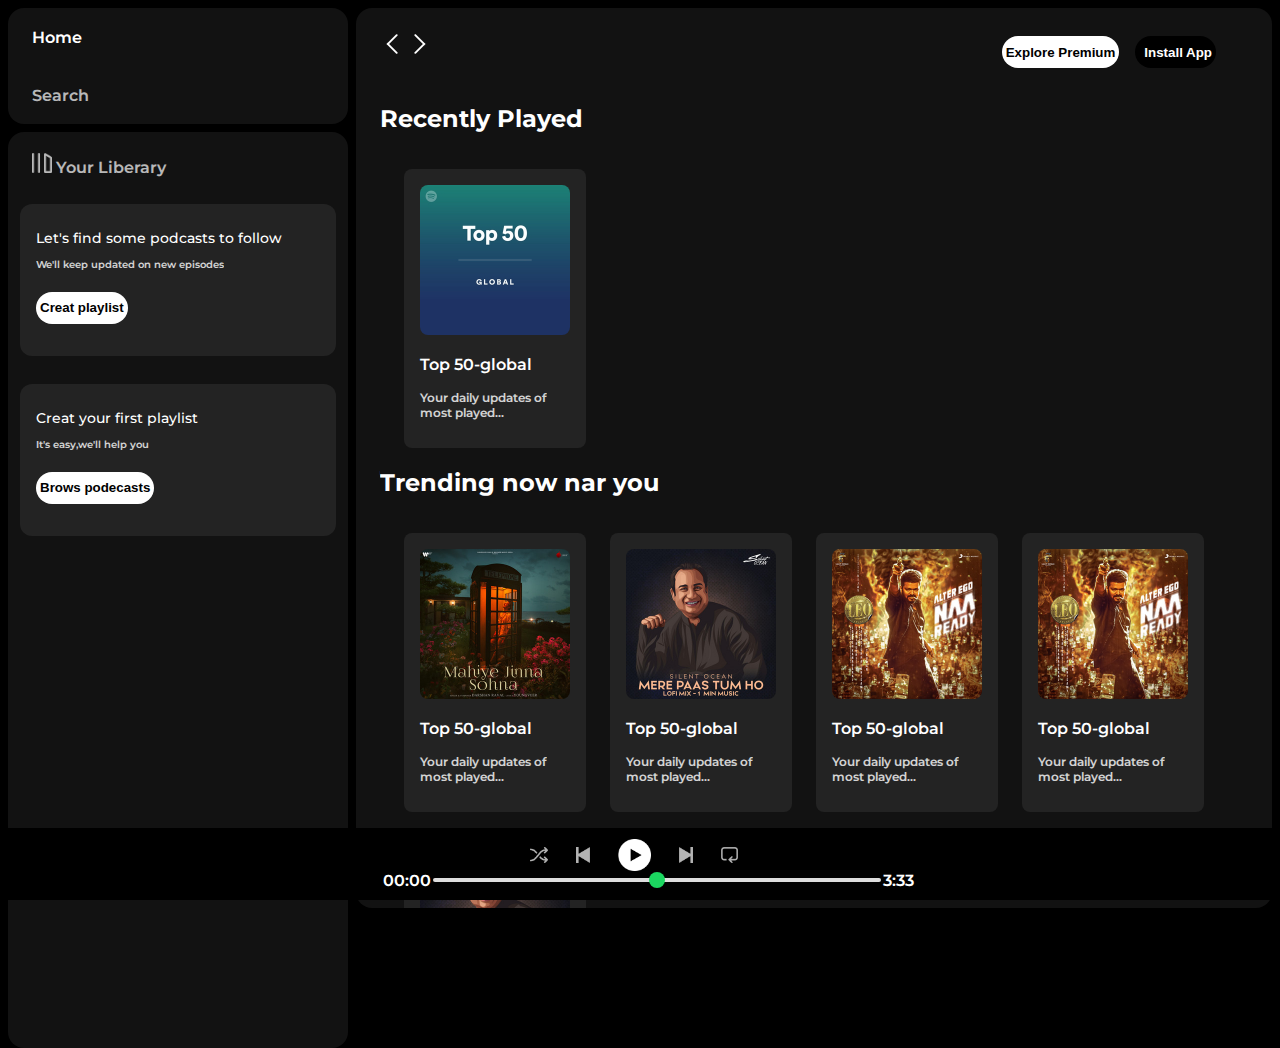
<file: index.html>
<!DOCTYPE html>
<html lang="en">
<head>
    <meta charset="UTF-8">
    <meta name="viewport" content="width=device-width, initial-scale=1.0">
    <link rel="stylesheet" href="https://cdnjs.cloudflare.com/ajax/libs/font-awesome/6.6.0/css/all.min.css" integrity="sha512-Kc323vGBEqzTmouAECnVceyQqyqdsSiqLQISBL29aUW4U/M7pSPA/gEUZQqv1cwx4OnYxTxve5UMg5GT6L4JJg==" crossorigin="anonymous" referrerpolicy="no-referrer" />
    <link rel="icon" href="./assets/logo.png">
    <title>Spotify - Web Player: Music for everyone</title>
    <link rel="stylesheet" href="style.css">
    <link rel="preconnect" href="https://fonts.googleapis.com">
<link rel="preconnect" href="https://fonts.gstatic.com" crossorigin>
<link href="https://fonts.googleapis.com/css2?family=Montserrat:ital,wght@0,617;1,617&display=swap" rel="stylesheet">
</head>
<body>
    <div class="main">
        <div class="sidebar">
            <div class="nav">
                <div class="nav-option" style="opacity: 1;">
                    <i class="fa-solid fa-house"></i>
                    <a href="#">Home</a>
                </div>
                <div class="nav-option">
                    <i class="fa-solid fa-magnifying-glass"></i>
                    <a href="#">Search</a>
                </div>
                
            </div>
            <div class="liberary">
                <div class="options">
                    <div class="lib-option nav-option" >
                        <img src="./assets/library_icon.png" alt="">
                        <a href="#">Your Liberary</a>
                    </div>
                    <div class="icons">
                        <i class="fa-solid fa-plus"></i>
                        <i class="fa-solid fa-arrow-right"></i>
                    </div>
                </div>
                <div class="lib-box">
                    <div class="box">
                        <p class="box-p1">Let's find some podcasts to follow</p>
                        <p class="box-p2" style="opacity: 0.8;">We'll keep updated on new episodes</p>
                        <button class="badge">Creat playlist</button>
                    </div>
                </div>
                <div class="lib-box">
                    <div class="box">
                        <p class="box-p1">Creat your first playlist</p>
                        <p class="box-p2" style="opacity: 0.8;">It's easy,we'll help you</p>
                        <button class="badge">Brows podecasts</button>
                    </div>
                </div>
            </div>
        </div>
        <div class="main-content">
            <div class="sticky-nav">
                <div class="sticky-nav-icons">
                    <img src="./assets/backward_icon.png" alt="">
                    <img src="./assets/forward_icon.png" class="hide">
                </div>
                <div class="sticky-nav-options">
                    <button class="badge nav-item hide">Explore Premium</button>
                    <button class="badge nav-item dark-badge"><i class="fa-regular fa-circle-down" style="margin-right:5px ;"></i>Install App</button>
                    <i class="fa-regular fa-user nav-item"></i>
                </div>
                
               
            </div>
            

                <h2>Recently Played</h2>
                <div class="card-container">
                    <div class="card">
                        <img src="./assets/card1img.jpeg" class="card-img">
                        <p class="card-title">Top 50-global</p>
                        <p class="card-info">Your daily updates of most played...</p>
                    </div>
                </div>

            <h2>Trending now nar you</h2>
                <div class="card-container">

                    <div class="card">
                        <img src="./assets/card2img.jpeg" class="card-img">
                        <p class="card-title">Top 50-global</p>
                        <p class="card-info">Your daily updates of most played...</p>
                    </div>

                    <div class="card">
                        <img src="./assets/card3img.jpeg" class="card-img">
                        <p class="card-title">Top 50-global</p>
                        <p class="card-info">Your daily updates of most played...</p>
                    </div>

                    <div class="card">
                        <img src="./assets/card4img.jpeg" class="card-img">
                        <p class="card-title">Top 50-global</p>
                        <p class="card-info">Your daily updates of most played...</p>
                    </div>

                    <div class="card">
                        <img src="./assets/card4img.jpeg" class="card-img">
                        <p class="card-title">Top 50-global</p>
                        <p class="card-info">Your daily updates of most played...</p>
                    </div>

                    <div class="card">
                        <img src="./assets/card3img.jpeg" class="card-img">
                        <p class="card-title">Top 50-global</p>
                        <p class="card-info">Your daily updates of most played...</p>
                    </div>
        
                    
                </div>

                <h2>Featured Charts</h2>
                <div class="card-container">
                    <div class="card">
                        <img src="./assets/card5img.jpeg" class="card-img">
                        <p class="card-title">Top 50-global</p>
                        <p class="card-info">Your daily updates of most played...</p>
                    </div>
                    <div class="card">
                        <img src="./assets/card6img.jpeg" class="card-img">
                        <p class="card-title">Top Songs-India</p>
                        <p class="card-info">Your daily updates of most played...</p>
                    </div>
                    <div class="card">
                        <img src="./assets/card1img.jpeg" class="card-img">
                        <p class="card-title">Top 50-global</p>
                        <p class="card-info">Your daily updates of most played...</p>
                    </div>
                </div>
                <div class="footer">
                    <div class="line"></div>
                </div>
        </div>
        <div class="music-player">
            <div class="album"></div>
            <div class="player">
                <div class="player-controls">
                    <img src="./assets/player_icon1.png" class="player-control-icon">
                    <img src="./assets/player_icon2.png" class="player-control-icon">
                    <img src="./assets/player_icon3.png" class="player-control-icon" style="opacity: 1; height: 2rem;">
                    <img src="./assets/player_icon4.png" class="player-control-icon">
                    <img src="./assets/player_icon5.png" class="player-control-icon">

                </div>
                <div class="playback-bar">
                    <span class="current-time">00:00</span>
                    <input type="range" min="0" max="100" class="progress-bar" step="1">
                    <span class="tot-time">3:33</span>

                </div>
            </div>
            <div class="controls"></div>
        </div>
    </div>
</body>
</html>
</file>
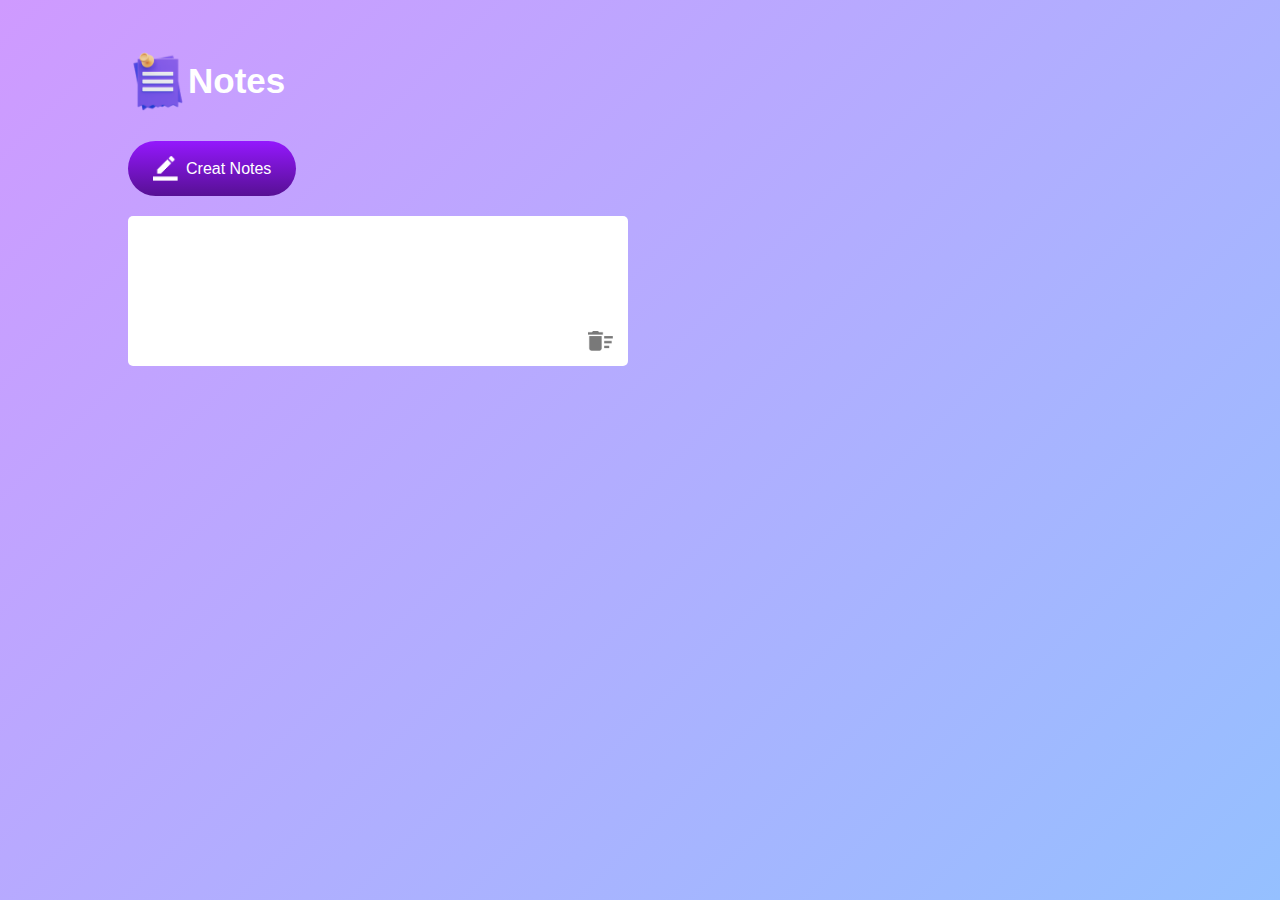
<file: New folder/index.html>
<!DOCTYPE html>
<html lang="en">

<head>
    <meta charset="UTF-8">
    <meta name="viewport" content="width=device-width, initial-scale=1.0">
    <title>Notes APP</title>
    <link rel="stylesheet" href="style.css">
</head>
<body>
    <div class="container">

        <h1><img src="notes.png">Notes</h1>
        <button><img src="edit.png" >Creat Notes</button>
        <div class="notescontainer">
            <p contenteditable="true" class="input-box">
                <img src="delete.png" >
            </p>
        </div>
    </div>
</body>

</html>
</file>
<file: style.css>
body{
  font-family: "Montserrat", serif;
  font-optical-sizing: auto;
  font-weight: 617;
  font-style: normal;
  margin: 0;
  background: #000;
  color: #fff;
  overflow: hidden;

}

.main{
    display: flex;
    height: 100vh;
    padding: 0.5rem;
}

.sidebar{
    background-color: black;
    width: 340px;
    border-radius: 1rem; /*16px*/
    margin-right: 0.5rem;
}

.main-content{
    background-color: #121212;
    flex: 1;
    border-radius: 1rem;
    overflow: auto;
    padding: 0 1.5rem 0 1.5rem;
}

.music-player{
    background-color: black;
    position: fixed;
    bottom: 0px;
    width: 100%;
    height: 72px;
}

a{
    text-decoration: none;
    color: #fff;
}

.nav{
    background-color: #121212;
    border-radius: 1rem;
    display: flex;
    flex-direction: column;
    justify-content: center;
    height: 100px;
    padding: 0.5rem 0.75rem;

}

.nav-option{
    line-height:2.5rem ;
    opacity: 0.7;
    padding: 0.5rem 0.75rem;
}

.nav-option:hover{
    opacity: 1;
}

.nav-option i{
    font-size: 1.25rem;
}
.nav-option a{
    font-size: 1rem;
}


.liberary{
    background-color: #121212;
    border-radius: 1rem;
    height: 100%;
    margin-top: 0.5rem;
    padding: 0.5rem 0.75rem;
}

.options{
    display: flex;
    justify-content: space-between;
    align-items: center;
}

.lib-option img{
    height: 1.25rem;
    width: 1.25rem;
}
.icons{
    font-size: 1.25rem;
    display: flex;
}

.icons i{
    opacity: 0.7;
    margin-right: 1rem;
}
.icons i:hover{
    opacity: 1;
}
.box{
    height: 8rem;
    background-color: #232323;
    border-radius:0.75rem ;
    margin: 0.5rem 0 1.75rem 0;
    padding: 0.75rem 1rem;
}
.box-p1{
    font-size: 0.85rem;
    font-weight: 500;
}
.box-p2{
    font-size: 0.6rem;
    opacity: 0.9rem;
}
.badge{
    background-color: #fff;
    border: none;
    border-radius: 100px;
    padding: 0.25rem;
    font-weight: 700;
    margin-top: 0.75rem;
    height: 2rem;
    width:fit-content ;
}

.dark-badge{
    background-color: #000;
    color: #fff;
}

.sticky-nav{
    position: sticky;
    top: 0;
    background-color: #121212;
    display: flex;
    justify-content: space-between;
    align-items: center;
    padding: 1rem 0 1rem;
    z-index: 10;
}

.sticky-nav-iconsi{
   margin-left: 0.75rem;
}

.sticky-nav-options{
    align-items: center;
    justify-content: center;
    display: flex;
}

.nav-item{
    margin-right: 1rem;
}

@media (max-width: 1000px){
    .hide{
        display: none;
    }
}

.card{
    background-color: #232323;
    width: 150px;
    border-radius: 0.5rem;
    padding: 1rem;
    margin-left: 1.5rem;
    margin-top: 1rem;
}

.card-container{
    display: flex;
    flex-wrap: wrap;
}

.card-img{
    width: 100%;
    border-radius: 0.5rem;
}

.card-title{
   font-weight: 600; 
}

.card-info{
    font-size: 0.75rem;
    opacity: 0.8;
}

.footer{
    height: 200px;
    display: flex;
    align-items: center;
    justify-content: center;
}

.line{
    width: 90%;
    
    border: 1px solid white;
    opacity: 0.4;
}

.music-player{
    display: flex;
    justify-content: space-between;
    align-items: center;
}

.album{
    width: 25%;
}

.player{
    width: 50%;
}

.controls{
    width: 25%;
}

.player-controls{
    display: flex;
    justify-content: center;
    align-items: center;
}

.player-control-icon{
  height: 1rem;
  margin-right: 1.75rem;
  opacity: 0.7;

}

.player-control-icon:hover{
    opacity: 1;
}

.playback-bar{
    display: flex;
    justify-content: center;
    align-items: center;
}

.progress-bar{
    width: 70%;
    appearance: none;
    background-color: transparent;
    cursor: pointer;
}

.progress-bar::-webkit-slider-runnable-track{
    background-color: #ddd;
    border-radius: 100px;
    height: 0.2rem;
}

.progress-bar::-webkit-slider-thumb{
    appearance: none;
    height: 16px;
    width: 16px;
    background-color: #1bd760;
    border-radius: 50%;
    margin-top: -6px;
}
</file>
<file: New folder/style.css>
*{
    margin: 0;
    padding: 0;
    font-family: 'poppins' , sans-serif;
    box-sizing: border-box;
}
.container{
    width: 100%;
    min-height: 100vh;
    background: linear-gradient(135deg, #cf9aff , #95c0ff);
    color: #fff;
    padding-top: 4%;
    padding-left: 10%;

}
.container h1{
  display: flex;
  align-items: center;
  font-size: 35px;
  font-weight: 600;
}
.container h1 img{
    width: 60px;

}
.container button img{
    width: 25px;
    margin-right: 8px;
}
.container button{
    display: flex;
    align-items: center;
    background: linear-gradient(#9418fd, #571094);
    color: #fff;
    font-size: 16px;
    outline: 0;
    border: 0;
    border-radius: 40px;
    padding: 15px 25px;
    margin: 30px 0 20px;
    cursor: pointer;
    

}
.input-box{
    position: relative;
    width: 100%;
    max-width: 500px;
    min-height: 150px;
    background: #fff;
    color:#333;
    padding: 20px;
    margin: 20px 0;
    outline: none;
    border-radius: 5px;

}
.input-box img{
    width: 25px;
    position: absolute;
    bottom: 15px;
    right: 15px;
}
</file>
